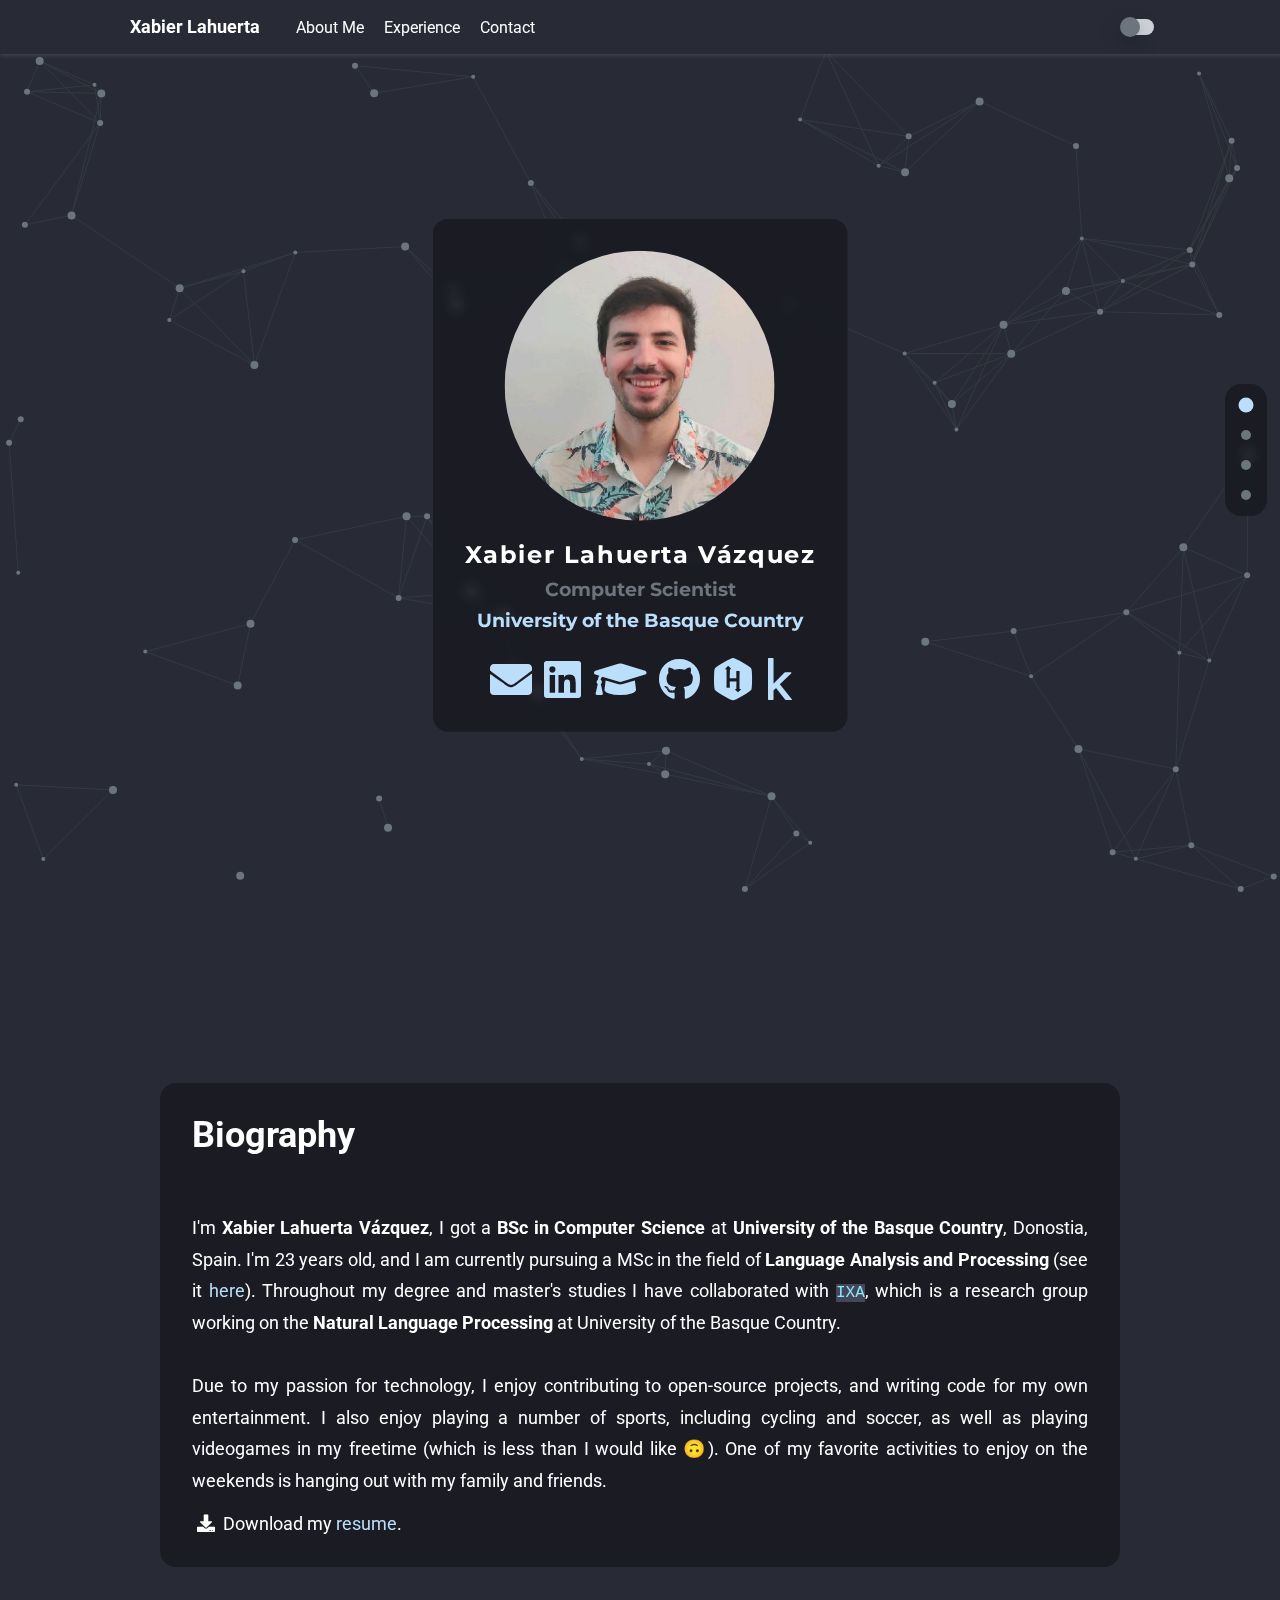
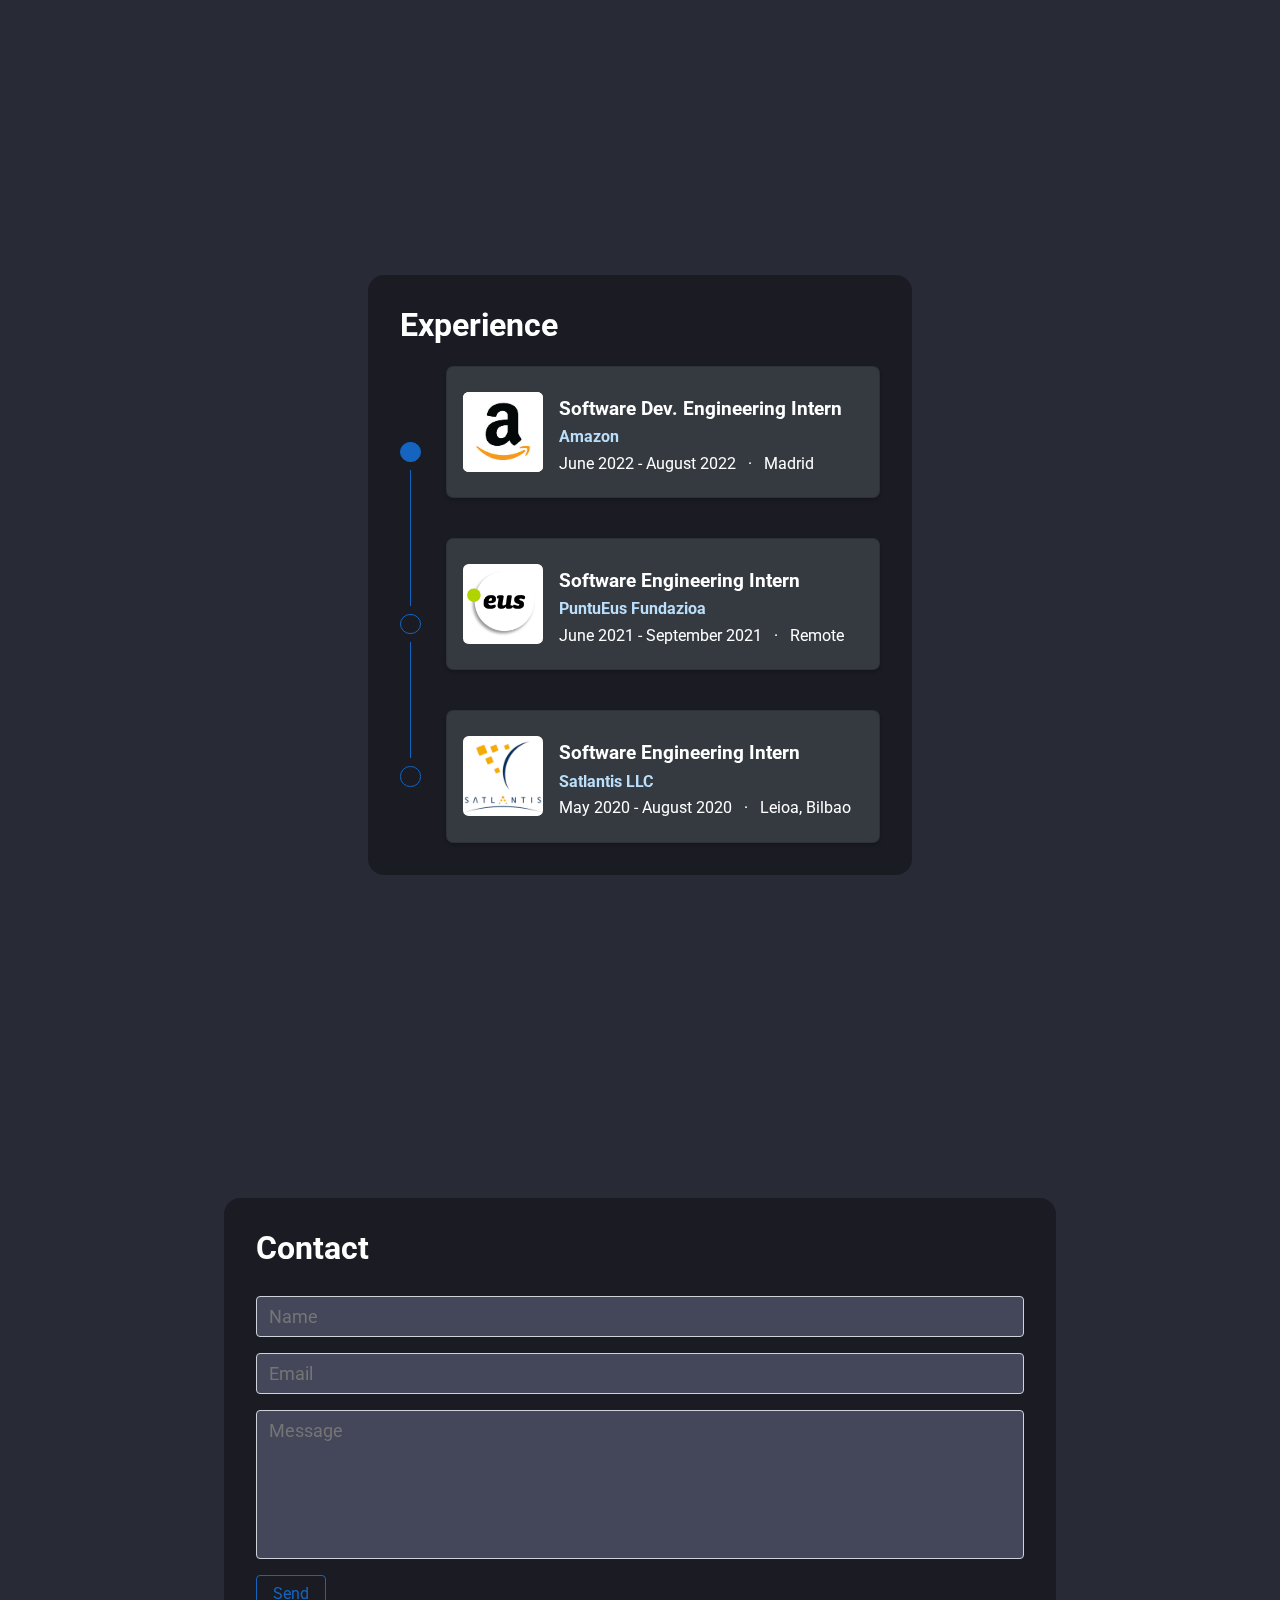
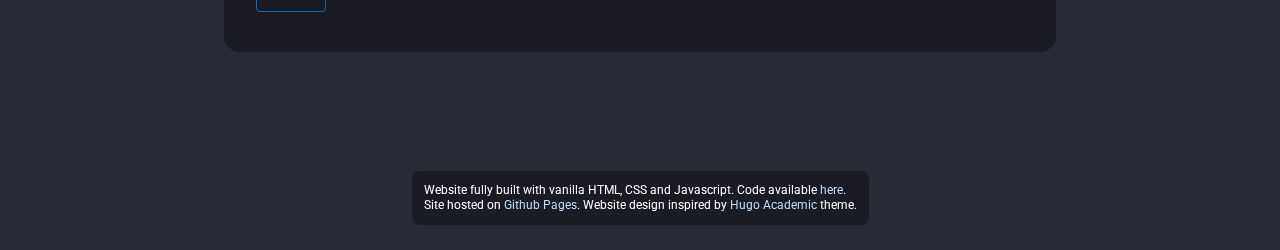
<file: index.html>
<!DOCTYPE html>
<html lang="en">
    <head>
        <meta charset="utf-8">
        <meta name="viewport" content="width=1280, user-scalable=no">
        <meta name="author" content="Xabier Lahuerta Vázquez">
        <meta name="description" content="Computer Science Student at University of the Basque Country">
        <link rel="stylesheet" href="https://cdnjs.cloudflare.com/ajax/libs/font-awesome/5.8.0/css/all.css" type="text/css">
        <link rel="stylesheet" href="https://fonts.googleapis.com/css?family=Roboto" type="text/css">
        <link rel="stylesheet" href="https://fonts.googleapis.com/css?family=Montserrat" type="text/css">
        <link rel="stylesheet" href="styles.css" type="text/css">
        <link rel="icon" href="https://emojipedia-us.s3.dualstack.us-west-1.amazonaws.com/thumbs/120/apple/271/nerd-face_1f913.png">
        <script src="js/logic.js"></script>
        <title>Xabier Lahuerta</title>
    </head>
    <body onload="onPageLoad();">
        <canvas id="canvas"></canvas>
        <div id='topbar'>
            <div>
                <span class="strong transition-fade non-underlined" onclick="swapActiveCircle(1, true);">Xabier Lahuerta</span>
                <span class="transition-fade non-underlined" onclick="swapActiveCircle(2, true);">About Me</span>
                <span class="transition-fade non-underlined" onclick="swapActiveCircle(3, true);">Experience</span>
                <span class="transition-fade non-underlined" onclick="swapActiveCircle(4, true);">Contact</span>
            </div>
            <div id="toggle-container">
                <div id="toggle-holder" onclick="toggleCanvasAnimation();">
                    <div id="toggle" class="on">&nbsp;</div>
                </div>
            </div>
        </div>
        <div id='main'>
            <div id="presentation" class="section-1">
                <div id='presentation-chart' class='vertical-flex center-flex backdrop'>
                    <div id='profile' class='vertical-flex center-flex'>
                        <img id='avatar' src='res/xabier_lahuerta.jpg' alt="Xabier Lahuerta Vázquez" width="270" height="270">
                        <h2 class="title">Xabier Lahuerta Vázquez</h2>
                        <h3 class="subtitle">Computer Scientist</h3>
                        <h3><a href="https://www.ehu.eus/en/en-home" target="_blank">University of the Basque Country</a></h3>
                    </div>
                    <div id='links'>
                        <a href="mailto:xlahuerta@pm.me"><i class="fas fa-envelope expandable"></i></a>
                        <a href="https://www.linkedin.com/in/xlahuerta" target="_blank"><i class="fab fa-linkedin expandable"></i></a>
                        <a href="https://scholar.google.es/citations?user=ld798osAAAAJ" target="_blank"><i class="fas fa-graduation-cap expandable"></i></a>
                        <a href="https://www.github.com/xabilahu" target="_blank"><i class="fab fa-github expandable"></i></a>
                        <a href="https://www.hackerrank.com/xabilahu" target="_blank"><i class="fab fa-hackerrank expandable"></i></a>
                        <a href="https://www.kaggle.com/xabierlahuertavzquez" target="_blank"><i class="fab fa-kaggle expandable"></i></a>
                    </div>
                </div>
            </div>
            <div id="biography" class="section-2 vertical-flex center-flex">
                <div id="biography-chart" class="backdrop">
                    <h1>Biography</h1>
                    <p>
                        I'm <strong>Xabier Lahuerta Vázquez</strong>, I got a <strong>BSc in Computer Science</strong> at <strong>University of the Basque Country</strong>, Donostia, Spain. I'm 23 years old, and I am currently pursuing a MSc in the field of <strong>Language Analysis and Processing</strong> (see it <a class="non-underlined plain-link" href="http://ixa.si.ehu.es/master/en/index_html" target="_blank">here</a>). Throughout my degree and master's studies I have collaborated with <a class="non-underlined" href="http://ixa.si.ehu.es/" target="_blank"><code>IXA</code></a>, which is a research group working on the <strong>Natural Language Processing</strong> at University of the Basque Country.
                    
                        Due to my passion for technology, I enjoy contributing to open-source projects, and writing code for my own entertainment. I also enjoy playing a number of sports, including cycling and soccer, as well as playing videogames in my freetime (which is less than I would like 🙃). One of my favorite activities to enjoy on the weekends is hanging out with my family and friends.
                    </p>
                    <span><i id='download-icon' class="fas fa-download"></i>Download my <a class="non-underlined plain-link" href="https://drive.google.com/uc?export=download&id=1_EvmhcPBmLihqZ3R23M4B5LtYtLkCQJz" download>resume</a>.</span>
                </div>
            </div>
            <div id="experience" class="section-3 horizontal-flex center-flex">
                <div class="vertical-flex backdrop">
                    <h1>Experience</h1>
                    <div id="work-container">
                        <div class="work-card horizontal-flex center-flex">
                            <div class="timeline vertical-flex center-flex">
                                <div class="horizontal-flex">
                                    <div>&nbsp;</div>
                                    <div>&nbsp;</div>
                                </div>
                                <span class="filled-circle"></span>
                                <div class="line horizontal-flex">
                                    <div>&nbsp;</div>
                                    <div>&nbsp;</div>
                                </div>
                            </div>
                            <div class="work-chart-container">
                                <div class="work-chart">
                                    <div class="work-description horizontal-flex">
                                        <img src="res/amazon.png" alt="Amazon">
                                        <div>
                                            <h3>Software Dev. Engineering Intern</h3>
                                            <h4><a href="https://www.amazon.com" target="_blank">Amazon</a></h4>
                                            <span>June 2022 - August 2022 <span class="middle-dot"></span> Madrid</span>
                                        </div>
                                    </div>
                                </div>
                                <div class="spacer">&nbsp;</div>
                            </div>
                        </div>
                        <div class="work-card horizontal-flex center-flex">
                            <div class="timeline vertical-flex center-flex">
                                <div class="line horizontal-flex">
                                    <div>&nbsp;</div>
                                    <div>&nbsp;</div>
                                </div>
                                <span></span>
                                <div class="line horizontal-flex">
                                    <div>&nbsp;</div>
                                    <div>&nbsp;</div>
                                </div>
                            </div>
                            <div class="work-chart-container">
                                <div class="work-chart">
                                    <div class="work-description horizontal-flex">
                                        <img src="res/puntueus.png" alt="PuntuEUS">
                                        <div>
                                            <h3>Software Engineering Intern</h3>
                                            <h4><a href="https://www.domeinuak.eus/en/" target="_blank">PuntuEus Fundazioa</a></h4>
                                            <span>June 2021 - September 2021 <span class="middle-dot"></span> Remote</span>
                                        </div>
                                    </div>
                                </div>
                                <div class="spacer">&nbsp;</div>
                            </div>
                        </div>
                        <div class="work-card horizontal-flex center-flex">
                            <div class="timeline vertical-flex center-flex">
                                <div class="line horizontal-flex">
                                    <div>&nbsp;</div>
                                    <div>&nbsp;</div>
                                </div>
                                <span></span>
                                <div class="horizontal-flex">
                                    <div>&nbsp;</div>
                                    <div>&nbsp;</div>
                                </div>
                            </div>
                            <div class="work-chart-container">
                                <div class="work-chart">
                                    <div class="work-description horizontal-flex">
                                        <img src="res/satlantis.png" alt="Satlantis">
                                        <div>
                                            <h3>Software Engineering Intern</h3>
                                            <h4><a href="https://satlantis.com/" target="_blank">Satlantis LLC</a></h4>
                                            <span>May 2020 - August 2020 <span class="middle-dot"></span> Leioa, Bilbao</span>
                                        </div>
                                    </div>
                                </div>
                            </div>
                        </div>
                    </div>
                </div>
            </div>
        </div>
        <div id="contact" class="section-4 vertical-flex center-flex">
            <div class="backdrop">
                <h1>Contact</h1>
                <form class="vertical-flex">
                    <div class="vertical-flex">
                        <input class="form-field" type="text" name="name" placeholder="Name" required>
                        <input class="form-field" type="email" name="_replyto" placeholder="Email" required>
                        <textarea class="form-field" name="message" placeholder="Message" rows="5" required></textarea>
                    </div>
                    <div class="horizontal-flex inline-container"><button class="btn" type="submit">Send</button><i id="tick" class="fas fa-check"></i></div>
                </form>
            </div>
            <div id="footer" class="vertical-flex center-flex">
                <p class="backdrop">Website fully built with vanilla HTML, CSS and Javascript. Code available <a href="https://github.com/Xabilahu/personal-website">here</a>.
                    Site hosted on <a href="https://pages.github.com/" target="_blank">Github Pages</a>. Website design inspired by <a href="https://themes.gohugo.io//theme/academic/" target="_blank">Hugo Academic</a> theme.
                </p>
            </div>
        </div>
        <div id="navbar" class="backdrop" onmouseenter="hideActiveCircle();" onmouseleave="showActiveCircle();">
        </div>
    </body>
    <script src="js/particles.js"></script>
</html>
</file>
<file: styles.css>
:root {
    --blue: #007bff;
    --indigo: #6610f2;
    --purple: #6f42c1;
    --pink: #e83e8c;
    --red: #dc3545;
    --orange: #fd7e14;
    --yellow: #ffc107;
    --green: #28a745;
    --teal: #20c997;
    --cyan: #17a2b8;
    --white: #fff;
    --gray: #6c757d;
    --gray-dark: #343a40;
    --primary: #1565c0;
    --secondary: #6c757d;
    --success: #28a745;
    --info: #17a2b8;
    --warning: #ffc107;
    --danger: #dc3545;
    --light: #f8f9fa;
    --dark: #343a40;
    --dark-bg: #282a36;
    --hoverable: #bbdefb;
    --code: #8be9fd;
    --code-bg: #44475a;
    --border-form: #ced4da;
    --topbar-height: 50px;
    --toggle-height: 1.25rem;
    --breakpoint-height: 850px;
    --breakpoint-width: 1200px;
}

html {
    font-family: "Roboto", sans-serif;
    line-height: 1.15;
    overflow: hidden;
}

body {
    margin: 0;
    background-color: var(--dark-bg);
    color: var(--white);
}

div[class^="section-"] {
    height: calc(100vh - var(--topbar-height));
    width: 100vw;
    transform: translateY(var(--topbar-height));
}

div[class^="section-"] h1:first-child {
    margin-top: 0;
}

span, a {
    color: inherit;
    text-decoration: none;
}

a:hover {
    cursor: pointer;
    text-decoration: underline;
}

a.non-underlined:hover {
    text-decoration: none;
}

i {
    color: var(--hoverable);
    cursor: pointer;
    font-size: 42px;
    margin: 0 5px;
}

p {
    white-space: pre-line;
    word-wrap: break-word;
    line-height: 1.75;
    font-size: large;
    text-align: justify;
}

code {
    color: var(--code);
    background-color: var(--code-bg);
}

code:hover {
    cursor: pointer;
}

textarea {
    resize: none;
}

form {
    min-width: 60vw;
}

form div {
    width: 100%;
}

#topbar {
    overflow: hidden;
    position: fixed;
    top: 0;
    width: 100%;
    height: var(--topbar-height);
    padding: 2px;
    background-color: var(--dark-bg);
    box-shadow: 0 0.125rem 0.25rem 0 rgb(255 255 255 / 11%);
    display: flex;
    align-items: center;
    justify-content: space-between;
    z-index: 3;
}

#topbar span:first-child {
    margin-left: 10vw;
    margin-right: 2rem;
}

#toggle-container {
    cursor: pointer;
    margin-right: 10vw;
}

#toggle-holder {
    position: relative;
    height: 1rem;
    width: 2rem;
    border-radius: 1rem;
    background-color: var(--border-form);
    -o-transition: background-color .15s ease-out;
    -ms-transition: backgorund-color .15s ease-out;
    -moz-transition: background-color .15s ease-out;
    -webkit-transition: background-color .15s ease-out;
}

#toggle {
    position: absolute;
    top: -10%;
    width: var(--toggle-height);
    height: var(--toggle-height);
    border-radius: 50%;
    box-shadow: 0 8px 20px 0 rgba(0, 0, 0, 0.25);
    background-color: var(--gray);
}

@keyframes toggleOn {
    0% {
        left: -5%;
        background-color: var(--gray);
    }

    100% {
        left: 50%;
        background-color: var(--hoverable);
    }
}

@keyframes toggleOff {
    0% {
        left: 50%;
        background-color: var(--hoverable);
    }

    100% {
        left: -5%;
        background-color: var(--gray);
    }
}

#toggle.on {
    left: -5%;
    animation-name: toggleOn;
    animation-duration: 0.15s;
    animation-iteration-count:1;
    animation-fill-mode: forwards;
    animation-timing-function: ease-out;
}

#toggle.off {
    left: 50%;
    animation-name: toggleOff;
    animation-duration: 0.15s;
    animation-iteration-count:1;
    animation-fill-mode: forwards;
    animation-timing-function: ease-out;
}

#toggle-holder .off {
    background-color: var(--hoverable);
}

#topbar span {
    margin-right: 1rem;
    cursor: pointer;
}

#canvas {
    position: fixed;
    top: var(--topbar-height);
    left: 0;
    width: 100vw;
    height: calc(100vh - var(--topbar-height));
    z-index: -1;
}

#avatar {
    border-radius: 50%;
}

#presentation-chart {
    outline: none;
    position: fixed;
    top: 50%;
    left: 50%;
    transform: translate(-50%, -50%);
}

#profile {
    font-family: "Montserrat", sans-serif;
}

#profile h2 {
    margin-top: 20px;
    margin-bottom: 10px;
    letter-spacing: .1rem;
}

#profile img {
    margin: auto;
}

#profile h3:first-of-type {
    color: var(--secondary);
    margin-top: 0;
    margin-bottom: 10px;
}

#profile h3:last-of-type {
    color: var(--hoverable);
    margin-top: 0;
    margin-bottom: 10px;
}

#biography-chart {
    max-width: 70vw;
    min-width: 70vw;
    font-size: large;
}

#contact {
    min-width: 70vw;
    margin: 0;
}

#download-icon {
    color: var(--white);
    font-size: large;
    cursor: auto;
    margin-right: 0.5rem;
}

#menu-icon {
    font-size: 25px;
    color: var(--white);
}

#links {
    margin-top: 1rem;
    display: inline-flex;
}

#links a {
    margin-left: 0.15rem;
}

#navbar {
    position: fixed;
    right: 1%;
    top: 50%;
    transform: translateY(-50%);
    padding: 1rem;
}

#navbar .circle:last-child {
    margin: 0;
}

#animToggle {
    font-size: 1.5rem;
}

#tick {
    cursor: auto;
    opacity: 0;
    font-size: 1.5rem;
    margin-left: 2rem;
    -o-transition: opacity .25s ease;
    -ms-transition: opacity .25s ease;
    -moz-transition: opacity .25s ease;
    -webkit-transition: opacity .25s ease;
}

#tick.show {
    opacity: 1;
    -o-transition: opacity .25s ease;
    -ms-transition: opacity .25s ease;
    -moz-transition: opacity .25s ease;
    -webkit-transition: opacity .25s ease;
}

#footer {
    position: absolute;
    width: 100%;
    bottom: 1.5%;
}

#footer a {
    color: var(--hoverable);
}

#footer p {
    font-size: 0.75rem;
    line-height: 1.25;
    padding: 0.75rem;
    border-radius: 0.5rem;
}

#experience {
    min-width: 70vw;
    max-width: 70vw;
    margin: auto;
}

.plain-link {
    color: var(--hoverable);
}

.backdrop {
    backdrop-filter: blur(6px);
    -webkit-backdrop-filter: blur(6px);
    background-color: rgba(0,0,0,.35);
    padding: 2rem;
    border-radius: 1rem;
}

.transition-fade {
    color: var(--white);
    -o-transition: color .6s ease;
    -ms-transition: color .6s ease;
    -moz-transition: color .6s ease;
    -webkit-transition: color .6s ease;
}

.transition-fade:hover {
    color: var(--hoverable);
}

.vertical-flex {
    display: flex;
    flex-direction: column;
}

.horizontal-flex {
    display: flex;
    flex-direction: row;
}

.center-flex {
    justify-content: center;
    align-items: center;
}

.strong {
    font-weight: bold;
    font-size: large;
}

.expandable:hover {
    transform: scale(1.2);
}

.circle {
    border-radius: 50%;
    width: 10px;
    height: 10px;
    background-color: var(--secondary);
    margin-bottom: 20px;
    -o-transition: background-color .6s ease;
    -ms-transition: background-color .6s ease;
    -moz-transition: background-color .6s ease;
    -webkit-transition: background-color .6s ease;
    cursor: pointer;
}

.circle:hover, #navbar .active {
    background-color: var(--hoverable);
    transform: scale(1.5);
}

.work-chart-container {
    margin-left: 25px;
}

.work-chart {
    background-color: var(--dark);
    border-radius: 0.45rem;
    border: 1px solid rgba(0,0,0,.125);
    box-shadow: 0 2px 4px rgb(0 0 0 / 20%);
    padding: 1rem;
    transition: all .2s ease-out;
    text-overflow: ellipsis;
    min-width: 400px;
}

.work-chart:hover {
    box-shadow: 0 8px 16px rgb(0 0 0 / 20%);
}

.work-chart img {
    width: 5rem;
    height: 5rem;
    background-color: var(--white);
    border-radius: 0.35rem;
    margin-right: 1rem;
}

.work-chart h4 {
    color: var(--hoverable);
}

.spacer {
    height: 2.5rem;
}

.timeline {
    width: 20%;
    align-self: stretch;
}

.timeline>div {
    margin: 0;
    padding: 0;
    width: 100%;
    flex: 1;
}

.timeline>div>div {
    width: 50%;
}

.timeline span {
    width: 1.15rem !important;
    height: 1.15rem !important;
    border: 1px solid var(--primary);
    border-radius: 50%;
    margin: 0.5rem 0 !important;
}

.filled-circle {
    background-color: var(--primary);
}

.line div:last-child {
    border-left: 1px solid var(--primary);
}

.work-description *:not(img) {
    margin: .5rem 0;
}

.work-description {
    align-items: center;
}

.responsibilities p {
    margin-top: .25rem;
    margin-bottom: .5rem;
    line-height: 1.4;
}

.responsibilities ul {
    margin: 0;
    font-size: large;
    line-height: 1.5;
}

.responsibilities span {
    font-style: italic;
    text-decoration: underline;
}

.middle-dot::after {
    content: '\00B7';
    box-sizing: border-box;
    padding: 0 0.5rem;
}

.form-field {
    font-family: "Roboto", sans-serif;
    font-size: large;
    padding: .375rem .75rem;
    margin: .5rem 0;
    line-height: 1.5;
    color: var(--white);
    background-color: var(--code-bg);
    border: 1px solid var(--border-form);
    border-radius: .25rem;
    outline: none;
    -webkit-transition: all 0.30s ease-in-out;
    -moz-transition: all 0.30s ease-in-out;
    -ms-transition: all 0.30s ease-in-out;
    -o-transition: all 0.30s ease-in-out;
}

.form-field:focus {
    border-color: var(--primary);
    box-shadow: 0 0 5px var(--primary);
}

.btn {
    font-family: "Roboto", sans-serif;
    font-size: medium;
    cursor: pointer;
    color: var(--primary);
    background-color: transparent;
    border: 1px solid var(--primary);
    border-radius: .25rem;
    outline: none;
    padding: .5rem 1rem;
    margin: .5rem 0;
    width: fit-content;
    z-index: 2;
    -o-transition: background-color .15s ease-in-out;
    -ms-transition: background-color .15s ease-in-out;
    -moz-transition: background-color .15s ease-in-out;
    -webkit-transition: background-color .15s ease-in-out;
}

.btn:hover, .btn:focus {
    color: var(--white);
    background-color: var(--primary);
}

.inline-container {
    align-items: center;
}
</file>
